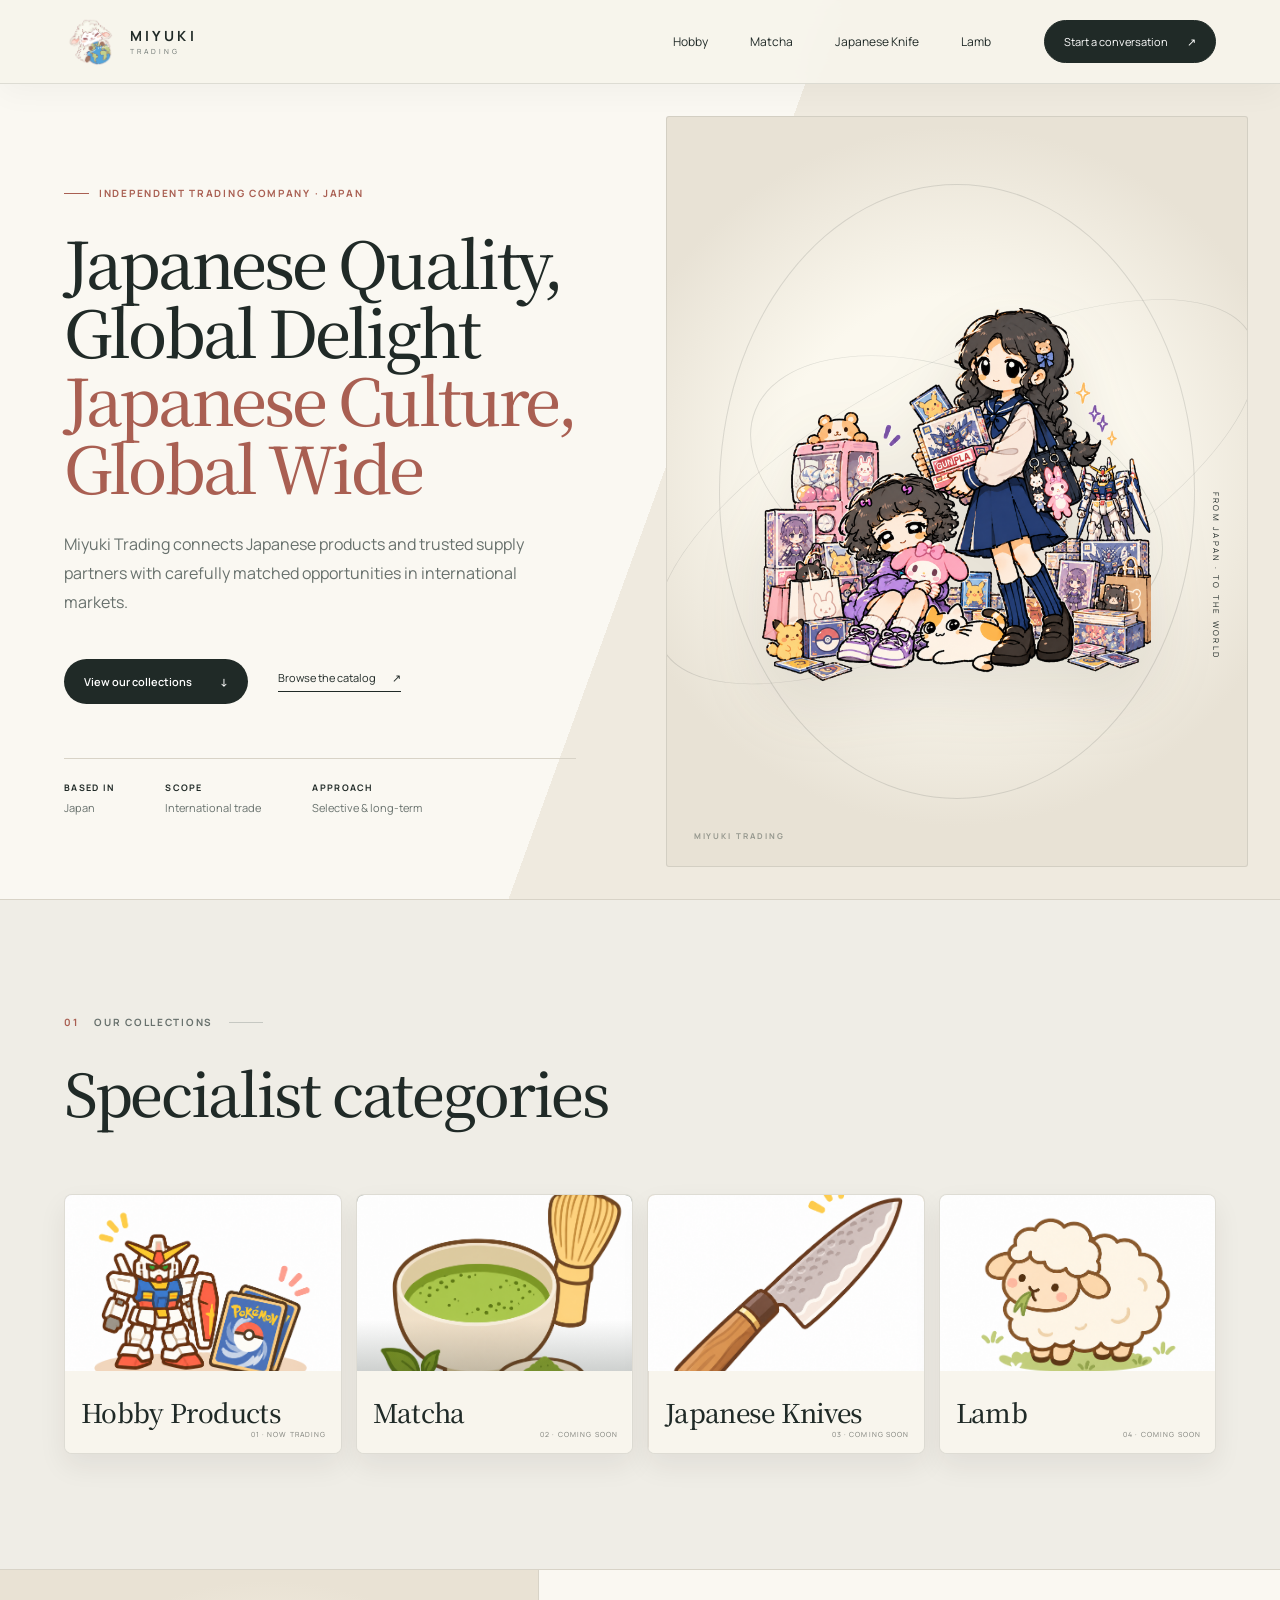
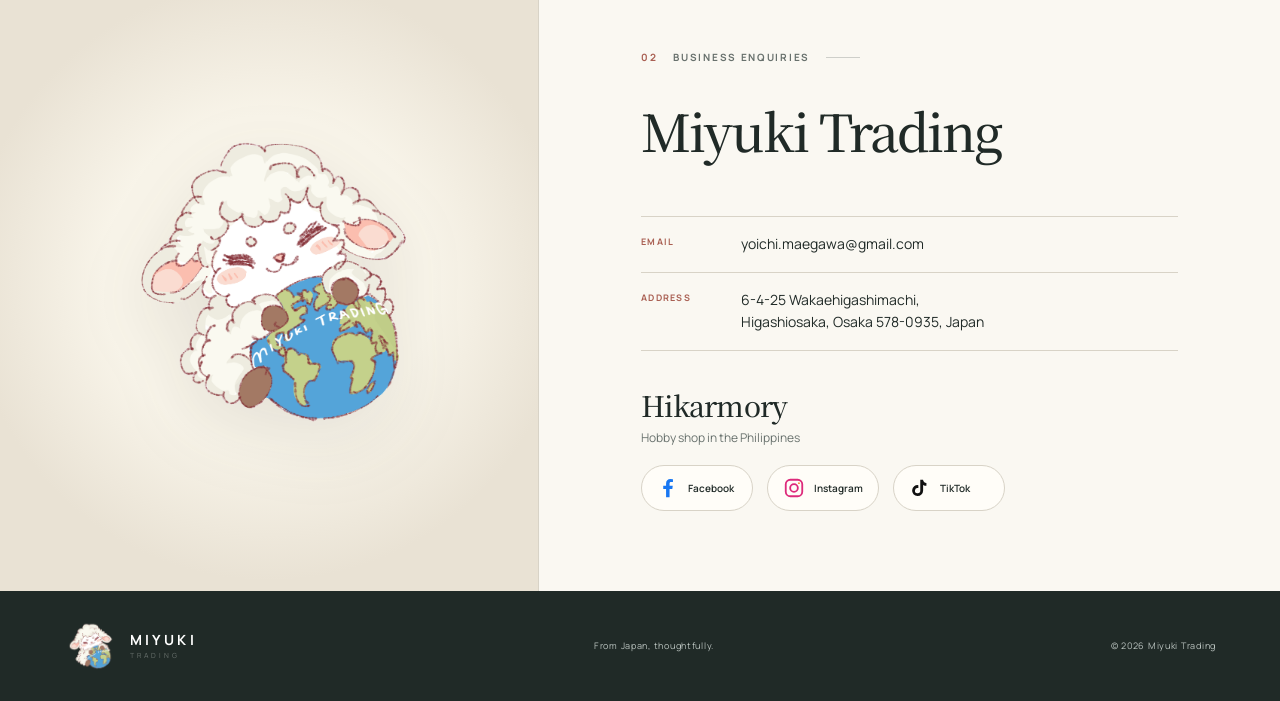
<file: index.html>
<!doctype html>
<html lang="en">
  <head>
    <meta charset="UTF-8" />
    <meta name="viewport" content="width=device-width, initial-scale=1" />
    <meta name="description" content="Miyuki Trading connects distinctive products and trusted partners across borders." />
    <title>Miyuki Trading | From Japan, thoughtfully</title>
    <link rel="icon" href="assets/miyuki-mark.png" type="image/png" />
    <link rel="preconnect" href="https://fonts.googleapis.com" />
    <link rel="preconnect" href="https://fonts.gstatic.com" crossorigin />
    <link href="https://fonts.googleapis.com/css2?family=Manrope:wght@400;500;600;700&family=Noto+Serif+JP:wght@500;600&display=swap" rel="stylesheet" />
    <link rel="stylesheet" href="styles.css" />
  </head>
  <body>
    <header class="site-header">
      <a class="brand" href="#top" aria-label="Miyuki Trading home"><img src="assets/miyuki-mark-transparent.png" alt="" /><span><strong>MIYUKI</strong><small>TRADING</small></span></a>
      <nav class="desktop-nav" aria-label="Main navigation"><a href="#hobby">Hobby</a><a href="#matcha">Matcha</a><a href="#japanese-knife">Japanese Knife</a><a href="#lamb">Lamb</a></nav>
      <a class="header-action" href="#contact">Start a conversation <span>↗</span></a>
      <button class="menu-toggle" type="button" aria-expanded="false" aria-controls="mobile-nav"><span></span><span></span><b class="sr-only">Open menu</b></button>
      <nav class="mobile-nav" id="mobile-nav" aria-label="Mobile navigation"><a href="#hobby">Hobby</a><a href="#matcha">Matcha</a><a href="#japanese-knife">Japanese Knife</a><a href="#lamb">Lamb</a></nav>
    </header>

    <main id="top">
      <section class="hero">
        <div class="hero-copy reveal">
          <p class="eyebrow"><span></span> Independent trading company · Japan</p>
          <h1>Japanese Quality, Global Delight<br /><em>Japanese Culture, Global Wide</em></h1>
          <p class="lead">Miyuki Trading connects Japanese products and trusted supply partners with carefully matched opportunities in international markets.</p>
          <div class="hero-actions"><a class="button button-dark" href="#collections">View our collections <span>↓</span></a><a class="simple-link" href="catalog.html">Browse the catalog <span>↗</span></a></div>
          <div class="hero-meta"><span><b>Based in</b>Japan</span><span><b>Scope</b>International trade</span><span><b>Approach</b>Selective &amp; long-term</span></div>
        </div>
        <div class="hero-visual reveal delay">
          <div class="orbit orbit-one"></div><div class="orbit orbit-two"></div>
          <div class="brand-art"><img src="assets/hobby-illustration-user-v2.png" alt="Illustration of Japanese hobby products, figures, model kits, and collectibles" /></div>
          <p class="vertical-copy">FROM JAPAN · TO THE WORLD</p>
        </div>
      </section>

      <section class="collections" id="collections">
        <div class="collections-head reveal">
          <div><p class="section-label"><span>01</span> Our collections</p><h2>Specialist categories</h2></div>
        </div>
        <article class="collection-feature reveal" id="hobby">
          <div class="feature-copy">
            <div class="status live"><i></i>Now trading</div><p class="collection-number">COLLECTION 01</p><h3>Hobby <br />Products</h3>
          </div>
          <div class="hobby-art" aria-label="Curated Japanese hobby products">
            <img class="collection-card-image" src="assets/hobby-card.png" alt="Japanese model robot and collectible trading cards" />
            <div class="hobby-image-label"><b>HOBBY CULTURE</b><span>Figures · Models · Collectibles</span></div>
          </div>
          <a class="catalog-card-hitarea" href="catalog.html#hobby" aria-label="Open the Hobby Products catalog"></a>
        </article>
        <div class="editorial-collections">
          <article class="editorial-row matcha-row reveal" id="matcha">
            <div class="row-copy">
              <header><span>COLLECTION 02</span><b>Coming soon</b></header>
              <small>京都 · KYOTO</small><h3>Matcha</h3>
            </div>
            <div class="row-visual kyoto-visual">
              <img class="collection-card-image" src="assets/matcha-card.png" alt="Matcha tea bowl, bamboo whisk, tea leaves, and matcha powder" />
            </div>
            <a class="catalog-card-hitarea" href="catalog.html#matcha" aria-label="Open the Matcha catalog"></a>
          </article>
          <article class="editorial-row knife-row reveal" id="japanese-knife">
            <div class="row-visual oak-visual">
              <img class="collection-card-image" src="assets/knife-card.png" alt="Japanese kitchen knife with a wooden handle" />
            </div>
            <div class="row-copy">
              <header><span>COLLECTION 03</span><b>Coming soon</b></header>
              <small>CRAFT · PRECISION</small><h3>Japanese <br />Knives</h3>
            </div>
            <a class="catalog-card-hitarea" href="catalog.html#japanese-knives" aria-label="Open the Japanese Knives catalog"></a>
          </article>
          <article class="editorial-row lamb-row reveal" id="lamb">
            <div class="row-copy">
              <header><span>COLLECTION 04</span><b>Coming soon</b></header>
              <small>QUALITY · TRUSTED SUPPLY</small><h3>Lamb</h3>
            </div>
            <div class="row-visual lamb-visual">
              <img class="collection-card-image" src="assets/lamb-card.png" alt="Illustrated lamb standing on grass" />
            </div>
            <a class="catalog-card-hitarea" href="catalog.html#lamb" aria-label="Open the Lamb catalog"></a>
          </article>
        </div>
      </section>

      <section class="contact" id="contact">
        <div class="contact-art reveal"><img src="assets/miyuki-mark-transparent.png" alt="" /></div>
        <div class="contact-copy reveal">
          <p class="section-label"><span>02</span> Business enquiries</p>
          <h2 class="contact-company">Miyuki Trading</h2>
          <div class="contact-details">
            <a href="mailto:yoichi.maegawa@gmail.com"><span>Email</span>yoichi.maegawa@gmail.com</a>
            <address><span>Address</span>6-4-25 Wakaehigashimachi,<br />Higashiosaka, Osaka 578-0935, Japan</address>
          </div>
          <div class="social-block">
            <h3>Hikarmory</h3>
            <p class="social-description">Hobby shop in the Philippines</p>
            <div class="social-links" aria-label="Hikarmory social media">
              <a class="social-link facebook" href="https://www.facebook.com/61584927274970/" target="_blank" rel="noopener noreferrer" aria-label="Hikarmory on Facebook">
                <svg viewBox="0 0 24 24" aria-hidden="true"><path d="M13.7 22v-9h3l.5-3.5h-3.5V7.2c0-1 .3-1.7 1.8-1.7h1.9V2.4a25 25 0 0 0-2.8-.2c-2.8 0-4.7 1.7-4.7 4.8v2.5H6.8V13h3.1v9h3.8Z"/></svg>
                <span>Facebook</span>
              </a>
              <a class="social-link instagram" href="https://www.instagram.com/explore/search/keyword/?q=hikarmory" target="_blank" rel="noopener noreferrer" aria-label="Find Hikarmory on Instagram">
                <svg viewBox="0 0 24 24" aria-hidden="true"><rect x="3" y="3" width="18" height="18" rx="5"/><circle cx="12" cy="12" r="4.2"/><circle cx="17.4" cy="6.7" r="1" class="fill"/></svg>
                <span>Instagram</span>
              </a>
              <a class="social-link tiktok" href="https://www.tiktok.com/@bjjkjgdertfghg" target="_blank" rel="noopener noreferrer" aria-label="Hikarmory Toy Shop on TikTok">
                <svg viewBox="0 0 24 24" aria-hidden="true"><path d="M15.3 3c.3 2.1 1.5 3.4 3.7 3.6v3a8.7 8.7 0 0 1-3.6-1v6.2a6 6 0 1 1-5.2-5.9v3.2a2.9 2.9 0 1 0 2.1 2.7V3h3Z"/></svg>
                <span>TikTok</span>
              </a>
            </div>
          </div>
        </div>
      </section>
    </main>

    <footer><a class="brand footer-brand" href="#top"><img src="assets/miyuki-mark-transparent.png" alt="" /><span><strong>MIYUKI</strong><small>TRADING</small></span></a><p>From Japan, thoughtfully.</p><p>© <span id="year"></span> Miyuki Trading</p></footer>
    <script src="script.js"></script>
  </body>
</html>
</file>
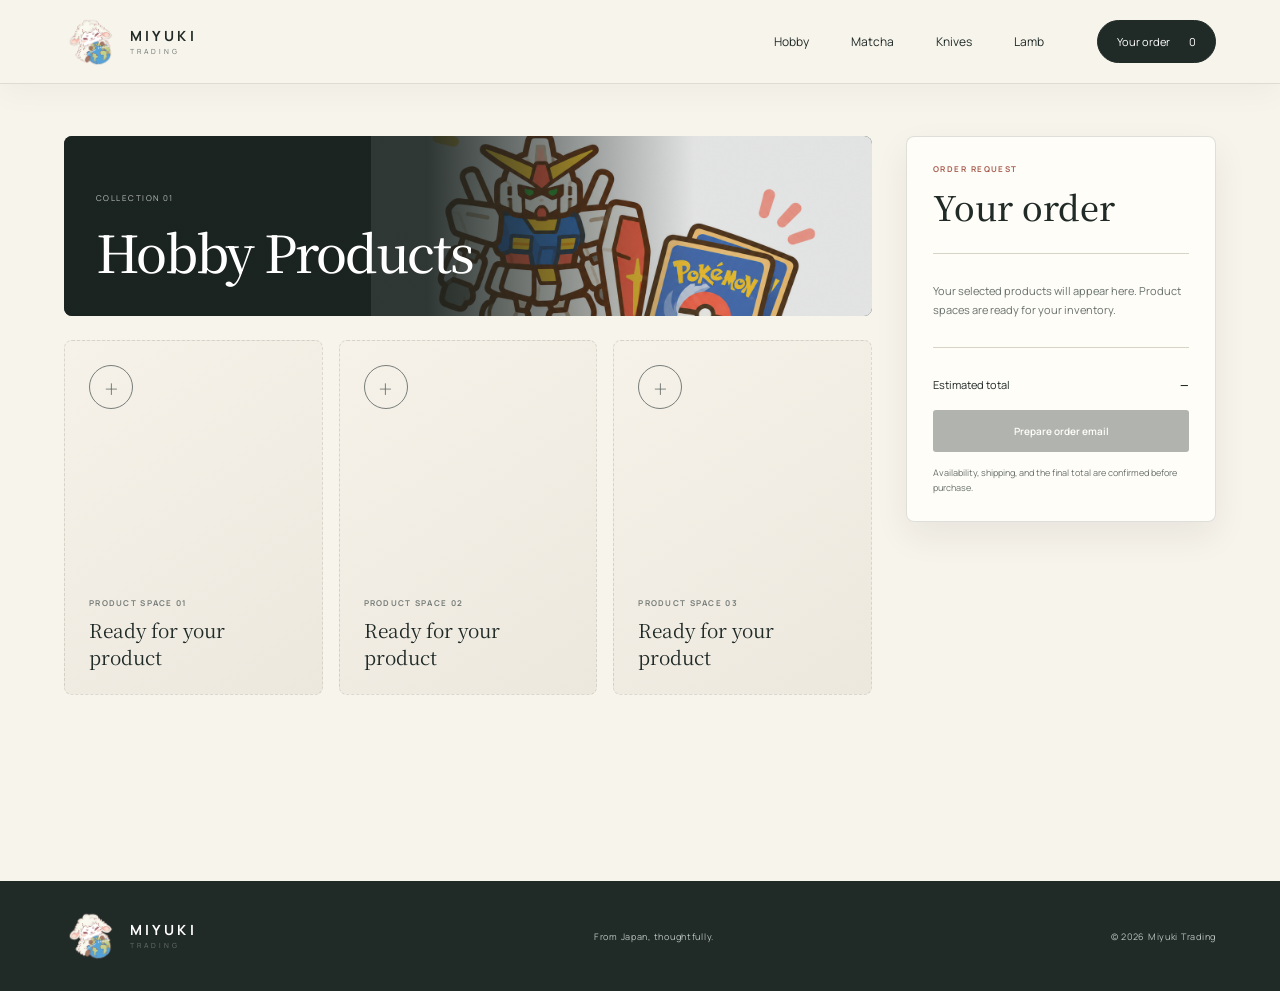
<file: catalog.html>
<!doctype html>
<html lang="en">
  <head>
    <meta charset="UTF-8" />
    <meta name="viewport" content="width=device-width, initial-scale=1" />
    <meta name="description" content="Browse the Miyuki Trading catalog and prepare an order request." />
    <title>Catalog | Miyuki Trading</title>
    <link rel="icon" href="assets/miyuki-mark.png" type="image/png" />
    <link rel="preconnect" href="https://fonts.googleapis.com" />
    <link rel="preconnect" href="https://fonts.gstatic.com" crossorigin />
    <link href="https://fonts.googleapis.com/css2?family=Manrope:wght@400;500;600;700&family=Noto+Serif+JP:wght@500;600&display=swap" rel="stylesheet" />
    <link rel="stylesheet" href="styles.css" />
    <link rel="stylesheet" href="catalog.css" />
  </head>
  <body>
    <header class="site-header catalog-header">
      <a class="brand" href="index.html#top" aria-label="Miyuki Trading home"><img src="assets/miyuki-mark-transparent.png" alt="" /><span><strong>MIYUKI</strong><small>TRADING</small></span></a>
      <nav class="desktop-nav" aria-label="Catalog navigation"><a href="#hobby">Hobby</a><a href="#matcha">Matcha</a><a href="#japanese-knives">Knives</a><a href="#lamb">Lamb</a></nav>
      <a class="header-action" href="#order-summary">Your order <span id="header-cart-count">0</span></a>
      <button class="menu-toggle" type="button" aria-expanded="false" aria-controls="mobile-nav"><span></span><span></span><b class="sr-only">Open menu</b></button>
      <nav class="mobile-nav" id="mobile-nav" aria-label="Mobile catalog navigation"><a href="#hobby">Hobby</a><a href="#matcha">Matcha</a><a href="#japanese-knives">Knives</a><a href="#lamb">Lamb</a></nav>
    </header>

    <main class="catalog-page" id="top">
      <div class="catalog-layout">
        <div class="catalog-sections">
          <section class="catalog-category" id="hobby" data-category="hobby">
            <header><div><span>Collection 01</span><h2>Hobby Products</h2></div><img src="assets/hobby-card.png" alt="" /></header>
            <div class="product-grid" data-product-grid="hobby"></div>
          </section>
          <section class="catalog-category" id="matcha" data-category="matcha">
            <header><div><span>Collection 02</span><h2>Matcha</h2></div><img src="assets/matcha-card.png" alt="" /></header>
            <div class="product-grid" data-product-grid="matcha"></div>
          </section>
          <section class="catalog-category" id="japanese-knives" data-category="japanese-knives">
            <header><div><span>Collection 03</span><h2>Japanese Knives</h2></div><img src="assets/knife-card.png" alt="" /></header>
            <div class="product-grid" data-product-grid="japanese-knives"></div>
          </section>
          <section class="catalog-category" id="lamb" data-category="lamb">
            <header><div><span>Collection 04</span><h2>Lamb</h2></div><img src="assets/lamb-card.png" alt="" /></header>
            <div class="product-grid" data-product-grid="lamb"></div>
          </section>
        </div>

        <aside class="order-panel" id="order-summary" aria-labelledby="order-title">
          <p class="order-kicker">Order request</p>
          <h2 id="order-title">Your order</h2>
          <div class="order-items" id="order-items" aria-live="polite"></div>
          <div class="order-total"><span>Estimated total</span><strong id="order-total">—</strong></div>
          <button class="order-button" id="order-button" type="button" disabled>Prepare order email</button>
          <p class="order-note">Availability, shipping, and the final total are confirmed before purchase.</p>
        </aside>
      </div>
    </main>

    <footer><a class="brand footer-brand" href="index.html#top"><img src="assets/miyuki-mark-transparent.png" alt="" /><span><strong>MIYUKI</strong><small>TRADING</small></span></a><p>From Japan, thoughtfully.</p><p>© <span id="year"></span> Miyuki Trading</p></footer>

    <template id="product-card-template">
      <article class="product-card">
        <div class="product-image"><img alt="" /></div>
        <div class="product-details"><p class="product-code"></p><h3></h3><p class="product-description"></p><div class="product-buy"><strong class="product-price"></strong><button type="button">Add to order</button></div></div>
      </article>
    </template>
    <script src="script.js"></script>
    <script src="catalog.js"></script>
  </body>
</html>
</file>
<file: styles.css>
:root{--paper:#faf9f0;--ink:#24312e;--muted:#66716d;--line:#d8d7cc;--coral:#b66c69;--blue:#4f9bc9;--green:#526b4f;--oak:#d7bd94;--serif:"Noto Serif JP",Georgia,serif;--sans:"Manrope",Arial,sans-serif}
*{box-sizing:border-box}html{scroll-behavior:smooth}body{margin:0;background:var(--paper);color:var(--ink);font-family:var(--sans);-webkit-font-smoothing:antialiased}a{color:inherit}.sr-only{position:absolute;width:1px;height:1px;padding:0;margin:-1px;overflow:hidden;clip:rect(0,0,0,0);white-space:nowrap;border:0}
.site-header{height:86px;padding:0 5vw;display:flex;align-items:center;border-bottom:1px solid var(--line);position:absolute;top:0;left:0;width:100%;z-index:20;background:rgba(250,249,240,.88);backdrop-filter:blur(12px)}.brand{display:flex;align-items:center;gap:12px;text-decoration:none}.brand img{width:48px;height:48px;object-fit:contain}.brand>span{display:flex;flex-direction:column;line-height:1}.brand strong{font-size:14px;letter-spacing:.21em}.brand small{margin-top:5px;font-size:7px;letter-spacing:.42em}.desktop-nav{display:flex;gap:38px;margin-left:auto;margin-right:4vw}.desktop-nav a{font-size:12px;text-decoration:none}.desktop-nav a:hover{color:var(--coral)}.header-action{padding:12px 17px;border:1px solid var(--ink);border-radius:40px;display:flex;gap:19px;font-size:11px;text-decoration:none;transition:.25s}.header-action:hover{background:var(--ink);color:white}.menu-toggle,.mobile-nav{display:none}
.hero{padding-top:86px;min-height:780px;height:100vh;display:grid;grid-template-columns:55% 45%;border-bottom:1px solid var(--line)}.hero-copy{padding:9vh 7vw 7vh 5vw;display:flex;flex-direction:column;justify-content:center}.eyebrow,.section-label{margin:0;font-size:10px;font-weight:700;letter-spacing:.17em;text-transform:uppercase}.eyebrow{color:var(--coral)}.hero h1{max-width:760px;margin:27px 0 30px;font-family:var(--serif);font-weight:500;font-size:clamp(52px,5.7vw,88px);line-height:1.08;letter-spacing:-.048em}.hero h1 em{color:var(--coral);font-style:normal}.lead{max-width:600px;margin:0;color:var(--muted);font-size:16px;line-height:1.8}.hero-actions{display:flex;align-items:center;gap:30px;margin-top:42px}.button{width:fit-content;padding:15px 20px;border-radius:3px;display:inline-flex;align-items:center;justify-content:space-between;gap:28px;font-size:11px;font-weight:600;text-decoration:none;transition:.25s}.button-dark{background:var(--ink);color:white}.button-dark:hover{background:var(--coral)}.simple-link{font-size:11px;text-decoration:none;border-bottom:1px solid var(--ink);padding-bottom:6px}.simple-link span{margin-left:14px}.hero-meta{display:flex;gap:56px;margin-top:8vh;padding-top:22px;border-top:1px solid var(--line)}.hero-meta span{font-size:11px;color:var(--muted)}.hero-meta b{display:block;margin-bottom:6px;color:var(--ink);font-size:9px;letter-spacing:.14em;text-transform:uppercase}
.hero-visual{position:relative;overflow:hidden;display:grid;place-items:center;background:#f4f0e4;border-left:1px solid var(--line)}.hero-visual::after{content:"";position:absolute;inset:8%;border:1px solid rgba(36,49,46,.1);border-radius:50%}.brand-art{position:relative;z-index:3;width:min(78%,560px);filter:drop-shadow(0 28px 35px rgba(69,64,48,.08))}.brand-art img{display:block;width:100%;mix-blend-mode:multiply}.orbit{position:absolute;border:1px solid rgba(79,155,201,.22);border-radius:50%}.orbit-one{width:75%;aspect-ratio:1;transform:rotate(22deg) scaleY(.54)}.orbit-two{width:115%;aspect-ratio:1;transform:rotate(-28deg) scaleY(.38)}.vertical-copy{position:absolute;right:25px;top:50%;margin:0;font-size:8px;letter-spacing:.28em;writing-mode:vertical-rl;z-index:4}
.about{padding:130px 6vw}.section-label{display:flex;gap:16px;align-items:center;color:var(--muted)}.section-label span{color:var(--coral)}.about-main{display:grid;grid-template-columns:1.2fr .8fr;gap:10vw;margin-top:46px}.about h2,.collections h2,.contact h2{margin:0;font-family:var(--serif);font-size:clamp(38px,4.6vw,67px);line-height:1.2;letter-spacing:-.04em;font-weight:500}.about-main>div{padding-top:9px}.about-main p{margin:0 0 20px;color:var(--muted);font-size:14px;line-height:1.9}.values{display:grid;grid-template-columns:repeat(3,1fr);gap:0;margin-top:90px;border-top:1px solid var(--line);border-bottom:1px solid var(--line)}.values article{padding:35px 40px 38px 0}.values article+article{padding-left:40px;border-left:1px solid var(--line)}.values span{font-size:9px;color:var(--coral)}.values h3{font-size:14px;margin:24px 0 10px}.values p{margin:0;max-width:270px;color:var(--muted);font-size:12px;line-height:1.65}
.collections{padding:130px 5vw;background:#f2f1e9}.collections-head{display:flex;justify-content:space-between;align-items:end;margin-bottom:60px}.collections-head h2{margin-top:28px}.collections-head>p{max-width:390px;margin:0 0 8px;color:var(--muted);font-size:13px;line-height:1.8}.collection-feature{min-height:610px;display:grid;grid-template-columns:42% 58%;background:var(--ink);color:#fff}.feature-copy{padding:50px 5vw 50px 50px;display:flex;flex-direction:column;align-items:flex-start}.status{padding:8px 12px;border:1px solid rgba(255,255,255,.25);border-radius:30px;font-size:8px;letter-spacing:.15em;text-transform:uppercase}.status i{display:inline-block;width:6px;height:6px;margin-right:8px;border-radius:50%;background:#aad178;box-shadow:0 0 0 4px rgba(170,209,120,.12)}.collection-number{margin:65px 0 15px;color:#9ea8a4;font-size:9px;letter-spacing:.2em}.feature-copy h3{margin:0;font-family:var(--serif);font-size:clamp(54px,6vw,82px);line-height:1;letter-spacing:-.04em;font-weight:500}.feature-copy>p:not(.collection-number){max-width:390px;margin:28px 0;color:#bec5c2;font-size:13px;line-height:1.8}.button-light{margin-top:auto;border:1px solid rgba(255,255,255,.4);color:#fff}.button-light:hover{background:#fff;color:var(--ink)}
.hobby-art{position:relative;overflow:hidden;min-height:610px;background:#e7e2ee}.hobby-art::before{content:"";position:absolute;inset:0;background:linear-gradient(90deg,rgba(255,255,255,.34) 1px,transparent 1px),linear-gradient(rgba(255,255,255,.34) 1px,transparent 1px);background-size:64px 64px;opacity:.45}.art-circle{position:absolute;width:520px;height:520px;left:50%;top:50%;transform:translate(-52%,-47%);border-radius:50%;background:#f8f6ed;box-shadow:0 35px 80px rgba(65,54,81,.12)}.art-circle::after{content:"";position:absolute;inset:-24px;border:1px solid rgba(47,55,79,.16);border-radius:50%}.hobby-kana{position:absolute;right:30px;top:28px;margin:0;color:rgba(47,55,79,.24);font-family:var(--serif);font-size:38px;line-height:1;writing-mode:vertical-rl;letter-spacing:.18em}.character-family{position:absolute;z-index:3;left:50%;bottom:2%;width:78%;height:87%;transform:translateX(-50%);object-fit:contain;object-position:center bottom;filter:drop-shadow(0 18px 18px rgba(56,48,70,.11))}.art-caption{position:absolute;z-index:6;left:30px;bottom:28px;padding-left:13px;border-left:2px solid #6d6288;color:var(--ink)}.art-caption b,.art-caption span{display:block}.art-caption b{font-size:8px;letter-spacing:.16em}.art-caption span{margin-top:6px;color:#68706d;font-size:7px;letter-spacing:.08em}
.coming-grid{display:grid;grid-template-columns:repeat(3,1fr);gap:18px;margin-top:18px}.collection-card{min-height:520px;padding:28px;position:relative;overflow:hidden;display:flex;flex-direction:column;justify-content:space-between;border:1px solid rgba(36,49,46,.1)}.collection-card header{display:flex;justify-content:space-between;align-items:center;position:relative;z-index:5}.collection-card header span{font-size:9px}.collection-card header b{padding:7px 11px;border:1px solid currentColor;border-radius:30px;font-size:7px;letter-spacing:.14em;text-transform:uppercase}.card-copy{position:relative;z-index:5}.card-copy small{font-size:8px;letter-spacing:.18em;opacity:.64}.card-copy h3{margin:7px 0 12px;font-family:var(--serif);font-size:31px;font-weight:500}.card-copy p{max-width:310px;margin:0;font-size:11px;line-height:1.7;opacity:.7}.matcha-card{color:#efeadd;background:#536750}.matcha-card::before{content:"";position:absolute;inset:0;opacity:.08;background-image:linear-gradient(90deg,transparent 49%,#fff 50%,transparent 51%),linear-gradient(transparent 49%,#fff 50%,transparent 51%);background-size:32px 32px}.kyoto-art{position:absolute;left:50%;top:20%;width:240px;height:230px;transform:translateX(-50%);overflow:hidden;border:11px solid #765745;border-radius:50% 50% 3px 3px;background:#d6d2b2}.kyoto-art::before,.kyoto-art::after{content:"";position:absolute;z-index:4;background:#765745}.kyoto-art::before{left:49%;width:7px;height:100%}.kyoto-art::after{top:49%;height:7px;width:100%}.kyoto-sun{position:absolute;right:30px;top:27px;width:52px;height:52px;border-radius:50%;background:#bc6f5f}.hills{position:absolute;bottom:-30px;left:-20px;width:280px;height:130px;border-radius:50% 50% 0 0;background:#819074}.tea-bowl{position:absolute;z-index:6;width:155px;height:73px;left:33px;bottom:12px;border-radius:0 0 90px 90px;background:#ece4d5}.tea-bowl::before{content:"";position:absolute;left:0;top:-22px;width:155px;height:45px;border-radius:50%;background:#f4ede1}.tea-bowl i{position:absolute;z-index:2;left:8px;top:-15px;width:139px;height:34px;border-radius:50%;background:#668056}
.knife-card{background-color:var(--oak);background-image:repeating-radial-gradient(ellipse at -30% 50%,transparent 0,transparent 45px,rgba(82,60,35,.05) 47px,transparent 50px)}.knife-art{position:absolute;left:5%;right:4%;top:28%;height:155px}.knife{position:absolute;width:92%;height:80px;transform:rotate(-13deg);filter:drop-shadow(12px 16px 10px rgba(68,45,28,.16))}.knife::before{content:"";position:absolute;right:0;width:73%;height:70px;background:linear-gradient(165deg,#fff,#bdc2bf 68%,#7a817e);clip-path:polygon(0 0,100% 0,100% 48%,3% 100%)}.knife::after{content:"";position:absolute;left:0;width:31%;height:34px;border-radius:18px 2px 2px 18px;background:linear-gradient(90deg,#93714e,#4c3728)}.knife i{position:absolute;z-index:2;left:27%;top:5px;width:22px;height:25px;background:#c7a979}.knife-art>span{position:absolute;right:13%;top:102px;width:42px;height:42px;display:grid;place-items:center;border:2px solid #855446;color:#855446;font-family:var(--serif);font-size:19px}.lamb-card{background:#ded5c9}.lamb-art{position:absolute;left:50%;top:25%;width:250px;height:180px;transform:translateX(-50%)}.wool{position:absolute;width:190px;height:125px;border-radius:48%;background:#f7f1e6;box-shadow:inset -18px -12px #ece2d5}.wool::before,.wool::after{content:"";position:absolute;bottom:-40px;width:14px;height:61px;border-radius:0 0 8px 8px;background:#403a37}.wool::before{left:38px}.wool::after{right:36px}.lamb-head{position:absolute;right:0;top:52px;width:70px;height:82px;border-radius:45%;background:#403a37}.lamb-head::before,.lamb-head::after{content:"";position:absolute;top:7px;width:40px;height:18px;border-radius:50%;background:#403a37}.lamb-head::before{left:-25px;transform:rotate(20deg)}.lamb-head::after{right:-25px;transform:rotate(-20deg)}
.contact{display:grid;grid-template-columns:42% 58%;min-height:610px;background:var(--paper);border-top:1px solid var(--line)}.contact-art{display:grid;place-items:center;padding:8%;overflow:hidden;background:#f4f0e4}.contact-art img{width:min(100%,430px);mix-blend-mode:multiply}.contact-copy{padding:90px 8vw;display:flex;flex-direction:column;justify-content:center;border-left:1px solid var(--line)}.contact-copy h2{max-width:700px;margin:35px 0 28px}.contact-copy>p:not(.section-label){max-width:530px;margin:0;color:var(--muted);font-size:14px;line-height:1.8}.contact-copy>a{width:fit-content;margin-top:43px;padding-bottom:8px;border-bottom:1px solid var(--ink);font-size:14px;text-decoration:none}.contact-copy>a span{margin-left:35px}
footer{min-height:125px;padding:25px 5vw;display:flex;align-items:center;justify-content:space-between;background:var(--ink);color:#bbc4c0}.footer-brand{color:white}.footer-brand img{mix-blend-mode:screen}footer p{font-size:9px;letter-spacing:.08em}.reveal{opacity:0;transform:translateY(20px);transition:opacity .75s ease,transform .75s ease}.reveal.delay{transition-delay:.12s}.reveal.is-visible{opacity:1;transform:none}
@media(max-width:900px){.site-header{height:76px}.desktop-nav,.header-action{display:none}.menu-toggle{display:block;margin-left:auto;width:42px;height:42px;border:0;background:none;position:relative}.menu-toggle span{position:absolute;right:4px;width:26px;height:1px;background:var(--ink);transition:.25s}.menu-toggle span:first-child{top:16px}.menu-toggle span:nth-child(2){top:24px}.menu-toggle[aria-expanded=true] span:first-child{top:20px;transform:rotate(45deg)}.menu-toggle[aria-expanded=true] span:nth-child(2){top:20px;transform:rotate(-45deg)}.mobile-nav{display:flex;position:absolute;top:76px;left:0;width:100%;padding:25px 5vw 32px;flex-direction:column;gap:20px;background:var(--paper);border-bottom:1px solid var(--line);transform:translateY(-130%);opacity:0;pointer-events:none;transition:.25s}.mobile-nav.is-open{transform:none;opacity:1;pointer-events:auto}.mobile-nav a{text-decoration:none;font-family:var(--serif);font-size:22px}.hero{height:auto;grid-template-columns:1fr;padding-top:76px}.hero-copy{min-height:680px;padding:100px 7vw 65px}.hero-visual{min-height:620px;border-left:0;border-top:1px solid var(--line)}.hero-meta{margin-top:70px}.about{padding:95px 7vw}.about-main{grid-template-columns:1fr;gap:35px}.values{grid-template-columns:1fr}.values article,.values article+article{padding:28px 0;border-left:0;border-bottom:1px solid var(--line)}.values article:last-child{border-bottom:0}.collections{padding:95px 5vw}.collections-head{align-items:start;flex-direction:column;gap:28px}.collection-feature{grid-template-columns:1fr}.feature-copy{min-height:520px}.hobby-art{min-height:530px}.coming-grid{grid-template-columns:1fr}.collection-card{min-height:500px}.contact{grid-template-columns:1fr}.contact-art{min-height:480px}.contact-copy{padding:90px 7vw;border-left:0;border-top:1px solid var(--line)}}
@media(max-width:560px){.brand img{width:42px;height:42px}.hero-copy{min-height:640px}.hero h1{font-size:47px}.lead{font-size:14px}.hero-actions{align-items:flex-start;flex-direction:column}.hero-meta{gap:28px;flex-direction:column}.hero-visual{min-height:500px}.brand-art{width:88%}.about h2,.collections h2,.contact h2{font-size:38px}.feature-copy{padding:38px 28px}.feature-copy h3{font-size:55px}.hobby-art{min-height:540px}.art-circle{width:390px;height:390px}.character-family{width:93%;height:82%}.hobby-kana{font-size:30px}.art-caption{left:20px;bottom:20px}.collection-card{min-height:455px;padding:23px}.kyoto-art{transform:translateX(-50%) scale(.85);transform-origin:top center}.contact-art{min-height:380px}.contact-copy{padding:75px 7vw}footer{align-items:flex-start;flex-direction:column;gap:18px;padding:35px 7vw}}
@media(prefers-reduced-motion:reduce){html{scroll-behavior:auto}.reveal{opacity:1;transform:none;transition:none}}

/* Final polish */
body{overflow-x:hidden}.site-header{height:92px;padding-inline:clamp(28px,5vw,76px);background:rgba(250,249,240,.94);box-shadow:0 1px 0 rgba(36,49,46,.03)}.brand{gap:14px}.brand img{width:56px;height:56px;mix-blend-mode:multiply}.brand strong{font-size:14px;letter-spacing:.24em}.brand small{font-size:7px;color:var(--muted)}.desktop-nav a{padding:11px 2px;position:relative}.desktop-nav a::after{content:"";position:absolute;left:0;right:100%;bottom:4px;height:1px;background:var(--coral);transition:right .25s ease}.desktop-nav a:hover::after{right:0}.header-action{padding:13px 19px;background:rgba(255,255,255,.25)}
.hero{padding-top:92px;min-height:820px}.hero-copy{padding-left:clamp(38px,5vw,78px)}.eyebrow{display:flex;align-items:center;gap:10px}.eyebrow span{display:block;width:25px;height:1px;background:var(--coral)}.hero h1{max-width:690px;font-size:clamp(50px,5.35vw,82px);line-height:1.055}.lead{max-width:550px}.button{border-radius:999px}.simple-link{transition:color .2s}.simple-link:hover{color:var(--coral)}.hero-meta{max-width:650px;justify-content:flex-start;gap:clamp(28px,4vw,60px)}.hero-visual{background:radial-gradient(circle at 50% 46%,#fffdf7 0 33%,#f3efe3 70%)}.brand-art{width:min(74%,530px);filter:drop-shadow(0 30px 45px rgba(69,64,48,.11))}.brand-art img{opacity:1}.orbit{border-color:rgba(79,155,201,.28)}
.about,.collections{padding-top:clamp(105px,9vw,145px);padding-bottom:clamp(105px,9vw,145px)}.section-label::after{content:"";width:34px;height:1px;background:currentColor;opacity:.3}.about-main{max-width:1440px}.values article{transition:background .25s,padding .25s}.values article:hover{background:rgba(255,255,255,.32);padding-left:18px}.values article+article:hover{padding-left:52px}
.collection-feature{overflow:hidden;border-radius:3px;box-shadow:0 22px 60px rgba(36,49,46,.09)}.hobby-art{min-height:620px}.art-circle{background:#fffdf7}.coming-grid{gap:20px;margin-top:20px}.collection-card{border:0;border-radius:3px;box-shadow:0 16px 38px rgba(36,49,46,.065);transition:transform .3s ease,box-shadow .3s ease}.collection-card:hover{transform:translateY(-5px);box-shadow:0 23px 48px rgba(36,49,46,.11)}.collection-card header b{background:rgba(255,255,255,.14);backdrop-filter:blur(6px)}
.contact-art{background:radial-gradient(circle,#fffdf7 0 42%,#f2eee2 72%)}.contact-art img{filter:drop-shadow(0 24px 35px rgba(60,55,43,.09))}.contact-copy>a{font-weight:600;transition:color .2s}.contact-copy>a:hover{color:var(--coral)}footer{padding-inline:clamp(28px,5vw,76px)}.footer-brand img{mix-blend-mode:normal;border-radius:50%}
@media(max-width:900px) and (min-width:561px){.site-header{height:82px}.hero{padding-top:82px}.hero-copy{min-height:650px}.hero-visual{min-height:560px}.coming-grid{grid-template-columns:repeat(2,1fr)}.collection-card{min-height:520px}.lamb-card{grid-column:1/-1;min-height:470px}.lamb-card .lamb-art{top:22%}.lamb-card .card-copy{max-width:440px}}
@media(max-width:560px){.site-header{height:74px;padding-inline:20px}.brand img{width:46px;height:46px}.brand strong{font-size:12px}.hero{padding-top:74px}.hero-copy{padding:84px 22px 58px}.hero h1{font-size:43px;line-height:1.08}.hero-meta{padding-top:20px}.hero-visual{min-height:460px}.about{padding-inline:22px}.collections{padding-inline:14px}.collection-feature{border-radius:2px}.feature-copy{min-height:500px}.hobby-art{min-height:500px}.art-circle{width:360px;height:360px}.character-family{height:79%}.collection-card{min-height:440px}.contact-copy{padding-inline:22px}.contact-copy>a{font-size:12px}.footer-brand img{width:46px;height:46px}}

/* Editorial collection worlds */
.editorial-collections{display:grid;gap:22px;margin-top:22px}.editorial-row{min-height:600px;display:grid;grid-template-columns:42% 58%;overflow:hidden;border-radius:3px;box-shadow:0 18px 48px rgba(36,49,46,.075)}.row-copy{padding:52px clamp(38px,5vw,76px);display:flex;flex-direction:column;align-items:flex-start;justify-content:center}.row-copy header{position:absolute;align-self:stretch;top:0;left:0;right:0;padding:28px 32px;display:flex;justify-content:space-between;align-items:center}.editorial-row{position:relative}.row-copy header span,.row-copy header b{font-size:8px;letter-spacing:.16em}.row-copy header b{padding:8px 12px;border:1px solid currentColor;border-radius:999px;text-transform:uppercase}.row-copy>small{font-size:9px;letter-spacing:.2em;opacity:.65}.row-copy h3{margin:11px 0 23px;font-family:var(--serif);font-size:clamp(54px,5vw,76px);line-height:1.02;font-weight:500;letter-spacing:-.045em}.row-copy>p{max-width:390px;margin:0;font-size:13px;line-height:1.8;opacity:.72}.material-note{margin-top:48px;padding-top:18px;border-top:1px solid currentColor;font-size:8px;letter-spacing:.13em;text-transform:uppercase;opacity:.72}.material-note span{display:inline-block;width:6px;height:6px;margin-right:10px;border-radius:50%;background:currentColor}.row-visual{position:relative;overflow:hidden}.matcha-row{color:#efe9d8;background:#4f624c}.matcha-row .row-copy{border-right:1px solid rgba(255,255,255,.16)}.kyoto-visual{background:linear-gradient(145deg,#71816a,#3f5544 72%)}.shoji{position:absolute;inset:8% 10%;border:14px solid #654a37;border-radius:46% 46% 2px 2px;background:#d9d2af;overflow:hidden}.shoji::before,.shoji::after,.shoji i{content:"";position:absolute;z-index:2;background:#654a37}.shoji::before{left:50%;width:8px;height:100%}.shoji::after{top:50%;width:100%;height:8px}.shoji i:first-child{left:25%;width:3px;height:100%}.shoji i:last-child{right:25%;width:3px;height:100%}.kyoto-sun{position:absolute;z-index:1;right:24%;top:20%;width:88px;height:88px;border-radius:50%;background:#b96755}.kyoto-hills{position:absolute;z-index:1;left:4%;right:-7%;bottom:3%;height:43%;border-radius:55% 45% 0 0;background:#70816b;box-shadow:-120px 35px 0 #425b49}.editorial-bowl{z-index:5;top:auto;left:50%;bottom:13%;width:220px;height:105px;filter:drop-shadow(0 20px 18px rgba(27,37,28,.22))}.editorial-bowl::before{width:220px}.editorial-bowl i{width:202px}.kyoto-visual>p{position:absolute;z-index:6;right:28px;top:26px;margin:0;color:rgba(255,255,255,.6);font-family:var(--serif);font-size:13px;letter-spacing:.25em;writing-mode:vertical-rl}.knife-row{grid-template-columns:58% 42%;color:#342f29;background:#e2cfaa}.knife-row .row-copy{border-left:1px solid rgba(70,50,32,.13)}.oak-visual{background-color:#d8bd91;background-image:repeating-radial-gradient(ellipse at -15% 50%,transparent 0,transparent 54px,rgba(87,61,35,.055) 56px,transparent 59px)}.craft-lines{position:absolute;inset:11%;border:1px solid rgba(72,51,31,.15)}.craft-lines::before,.craft-lines::after{content:"";position:absolute;background:rgba(72,51,31,.1)}.craft-lines::before{left:0;right:0;top:50%;height:1px}.craft-lines::after{top:0;bottom:0;left:50%;width:1px}.editorial-knife{position:absolute;left:7%;right:5%;top:42%;height:110px;transform:rotate(-10deg);filter:drop-shadow(15px 20px 13px rgba(65,43,26,.19))}.editorial-knife::before{content:"";position:absolute;right:0;width:73%;height:95px;background:linear-gradient(165deg,#fafbf8,#c9ceca 60%,#878e8a);clip-path:polygon(0 0,100% 0,100% 47%,3% 100%)}.editorial-knife::after{content:"";position:absolute;left:0;width:31%;height:46px;border-radius:23px 2px 2px 23px;background:linear-gradient(90deg,#987654,#4b3628)}.editorial-knife i{position:absolute;z-index:2;left:27%;top:7px;width:28px;height:34px;background:#c8aa78}.maker-mark{position:absolute;right:8%;bottom:14%;width:58px;height:58px;display:grid;place-items:center;border:2px solid #7b4d3e;color:#7b4d3e;font-family:var(--serif);font-size:24px}.oak-visual>p{position:absolute;left:30px;bottom:25px;margin:0;font-size:8px;letter-spacing:.24em}.lamb-strip{min-height:170px;padding:28px 34px;display:grid;grid-template-columns:1.1fr 90px .8fr 1.6fr;gap:28px;align-items:center;background:#ddd5c9;border-radius:3px}.lamb-strip>div:first-child{display:flex;flex-direction:column;gap:12px}.lamb-strip span,.lamb-strip b{font-size:8px;letter-spacing:.15em}.lamb-strip b{width:max-content;padding:7px 10px;border:1px solid currentColor;border-radius:999px;text-transform:uppercase}.lamb-strip h3{margin:0;font-family:var(--serif);font-size:35px;font-weight:500}.lamb-strip p{max-width:390px;margin:0;color:#69635e;font-size:12px;line-height:1.7}.mini-lamb{position:relative;width:68px;height:45px;border-radius:50%;background:#f7f1e6}.mini-lamb::before{content:"";position:absolute;right:-18px;top:12px;width:30px;height:34px;border-radius:50%;background:#4a4541}.mini-lamb i::before,.mini-lamb i::after{content:"";position:absolute;bottom:-15px;width:7px;height:23px;border-radius:4px;background:#4a4541}.mini-lamb i::before{left:14px}.mini-lamb i::after{right:10px}
@media(max-width:900px){.editorial-row,.knife-row{grid-template-columns:1fr}.row-copy{min-height:470px;padding:96px 7vw 60px}.row-visual{min-height:520px}.knife-row .row-visual{order:2}.knife-row .row-copy{order:1;border-left:0;border-bottom:1px solid rgba(70,50,32,.13)}.matcha-row .row-copy{border-right:0;border-bottom:1px solid rgba(255,255,255,.16)}.lamb-strip{grid-template-columns:1fr 90px 1fr}.lamb-strip p{grid-column:1/-1}}
@media(max-width:560px){.editorial-collections{gap:14px;margin-top:14px}.editorial-row{min-height:0}.row-copy{min-height:450px;padding:90px 30px 50px}.row-copy header{padding:24px}.row-copy h3{font-size:52px}.row-visual{min-height:440px}.shoji{inset:9% 6%;border-width:10px}.editorial-bowl{transform:translateX(-50%) scale(.82);transform-origin:bottom center}.editorial-knife{left:1%;right:-5%;top:43%;transform:rotate(-11deg) scale(.88)}.lamb-strip{padding:28px 24px;grid-template-columns:1fr 72px}.lamb-strip h3{font-size:31px}.lamb-strip p{grid-column:1/-1}.mini-lamb{transform:scale(.85)}}
.row-copy{position:relative}.row-copy header{z-index:3}

/* Business credibility layer */
.hero h1{max-width:760px}.hero-visual::before{content:"MIYUKI TRADING";position:absolute;left:27px;bottom:25px;font-size:8px;font-weight:700;letter-spacing:.24em;color:rgba(36,49,46,.42)}.brand-art{width:min(64%,460px)}
.capabilities{padding:clamp(105px,9vw,145px) 6vw;background:#26332f;color:#f4f1e8}.capabilities-head{display:grid;grid-template-columns:.55fr 1.35fr .8fr;gap:7vw;align-items:start}.capabilities .section-label{color:#aeb8b3}.capabilities-head h2{margin:0;font-family:var(--serif);font-size:clamp(38px,4.3vw,64px);line-height:1.18;letter-spacing:-.04em;font-weight:500}.capabilities-head>p{margin:6px 0 0;color:#b7bfbb;font-size:13px;line-height:1.85}.capability-list{margin-top:90px;border-top:1px solid rgba(255,255,255,.18)}.capability-list article{display:grid;grid-template-columns:90px .65fr 1fr;gap:35px;align-items:center;padding:30px 0;border-bottom:1px solid rgba(255,255,255,.18);transition:padding .25s,background .25s}.capability-list article:hover{padding-left:18px;background:rgba(255,255,255,.025)}.capability-list article>span{font-size:9px;color:#ca8f88}.capability-list article>div{display:contents}.capability-list h3{margin:0;font-family:var(--serif);font-size:24px;font-weight:500}.capability-list p{max-width:560px;margin:0;color:#aeb7b3;font-size:12px;line-height:1.75}.collections-head h2{max-width:680px}.contact-art img{width:min(73%,340px)}
@media(max-width:900px){.capabilities{padding-inline:7vw}.capabilities-head{grid-template-columns:1fr}.capabilities-head h2{max-width:680px}.capabilities-head>p{max-width:520px}.capability-list{margin-top:60px}.capability-list article{grid-template-columns:55px .75fr 1fr}.hero-visual{min-height:450px}.brand-art{width:min(56%,420px)}}
@media(max-width:560px){.hero-visual{min-height:350px}.brand-art{width:56%}.hero-visual::after{inset:12%}.hero-visual::before{left:20px;bottom:18px}.capabilities{padding:85px 22px}.capabilities-head h2{font-size:37px}.capability-list article{grid-template-columns:32px 1fr;gap:18px;padding:25px 0}.capability-list article>div{display:block}.capability-list h3{font-size:21px}.capability-list p{margin-top:9px}.collections-head h2{font-size:41px}}

/* Cohesive visual refinement */
:root{--paper:#f7f4ec;--ink:#202a27;--muted:#68716d;--line:#d8d3c7;--coral:#a95f52;--green:#59685a;--oak:#d4bf9d}
body{background:var(--paper)}
.site-header{position:fixed;height:84px;background:rgba(247,244,236,.9);border-color:rgba(32,42,39,.12);box-shadow:0 10px 30px rgba(40,35,28,.035)}.brand img{width:52px;height:52px;mix-blend-mode:normal}.header-action{background:var(--ink);color:#fff;border-color:var(--ink)}.header-action:hover{background:var(--coral);border-color:var(--coral)}
.hero{padding-top:84px;min-height:760px;height:min(900px,100vh);grid-template-columns:52% 48%;background:linear-gradient(110deg,#faf8f2 0 52%,#efeadf 52%)}.hero-copy{padding-top:7vh;padding-bottom:5vh}.hero h1{font-size:clamp(52px,5.05vw,78px);max-width:680px}.hero h1 em{color:var(--coral)}.hero-meta{margin-top:6vh}.hero-visual{margin:32px 32px 32px 0;border:1px solid rgba(32,42,39,.1);border-radius:3px;background:radial-gradient(circle at 50% 48%,#fbf8ee 0 37%,#e8e2d5 72%)}.hero-visual::after{inset:9%;border-color:rgba(32,42,39,.13)}.brand-art{width:min(67%,470px);filter:drop-shadow(0 28px 32px rgba(70,55,43,.12))}.brand-art img,.contact-art img{mix-blend-mode:normal}.orbit{border-color:rgba(32,42,39,.13)}
.about{background:#faf8f2}.about-main{grid-template-columns:1.05fr .75fr}.values{margin-top:75px}.values article{padding-top:31px;padding-bottom:34px}.values article:hover{background:#f1ede3}
.capabilities{background:#26312d;padding-top:115px;padding-bottom:115px}.capabilities-head{grid-template-columns:.45fr 1.35fr .72fr}.capabilities-head h2{font-size:clamp(40px,4vw,60px)}.capability-list{margin-top:72px}.capability-list article{padding:25px 18px}.capability-list article:hover{padding-left:30px;background:rgba(255,255,255,.035)}
.collections{background:#efede6}.collections-head{margin-bottom:52px}.collection-feature,.editorial-row,.lamb-strip{border-radius:8px}.collection-feature{grid-template-columns:40% 60%;box-shadow:0 22px 55px rgba(40,35,28,.1)}.feature-copy{padding:48px}.hobby-art{background:#dedbea}.art-circle{width:500px;height:500px;background:#faf8f2}.character-family{width:73%;height:84%}.art-caption{border-color:#675b7c}
.editorial-collections{gap:18px;margin-top:18px}.editorial-row{min-height:550px;box-shadow:0 18px 42px rgba(40,35,28,.075)}.matcha-row{background:#536152}.kyoto-visual{background:linear-gradient(145deg,#778271,#4a594c)}.shoji{border-color:#6c5141;background:#ddd5b8}.shoji::before,.shoji::after,.shoji i{background:#6c5141}.kyoto-hills{background:#7b8778;box-shadow:-120px 35px 0 #4c614f}.knife-row{background:#dfccaa}.oak-visual{background-color:#d7c19d}.lamb-strip{background:#d9d2c7}.row-copy h3{font-size:clamp(50px,4.6vw,70px)}
.contact{min-height:570px;background:#faf8f2}.contact-art{background:radial-gradient(circle,#f8f4e9 0 40%,#e9e2d4 73%)}.contact-art img{width:min(67%,315px)}.contact-copy{padding-top:80px;padding-bottom:80px}.contact-copy h2{font-size:clamp(42px,4.3vw,62px)}footer{min-height:110px}

/* Business contact card */
.contact-copy .contact-company{max-width:760px;margin:38px 0 20px!important;color:var(--ink)!important;font-family:var(--serif);font-size:clamp(42px,4vw,60px)!important;font-weight:500;line-height:1.1;letter-spacing:-.04em}
.contact-details{width:min(100%,560px);margin-top:38px;border-top:1px solid var(--line)}
.contact-details>a,.contact-details address{display:grid;grid-template-columns:82px 1fr;gap:18px;padding:16px 0;border-bottom:1px solid var(--line);color:var(--ink);font-size:14px;line-height:1.6;text-decoration:none;font-style:normal}
.contact-details>a{width:auto;margin:0}
.contact-details span{padding-top:2px;color:var(--coral);font-size:9px;font-weight:700;letter-spacing:.14em;text-transform:uppercase}
.contact-details>a:hover{color:var(--coral)}
.social-block{width:min(100%,560px);margin-top:34px}.social-block h3{margin:0;font-family:var(--serif);font-size:clamp(25px,2.2vw,34px);font-weight:500;letter-spacing:-.025em}.social-description{margin:4px 0 18px;color:var(--muted);font-size:12px;line-height:1.5}.social-links{display:flex;gap:14px;flex-wrap:wrap}.social-link{min-width:112px;padding:11px 15px;display:flex;align-items:center;gap:9px;border:1px solid var(--line);border-radius:999px;color:var(--ink);background:#fffdf8;font-size:10px;font-weight:600;text-decoration:none;transition:transform .2s,border-color .2s,box-shadow .2s}.social-link:hover{transform:translateY(-2px);border-color:var(--ink);box-shadow:0 8px 18px rgba(36,49,46,.08)}.social-link svg{width:22px;height:22px;flex:0 0 auto}.social-link.facebook svg{fill:#1877f2}.social-link.instagram svg{fill:none;stroke:#dd2a7b;stroke-width:2}.social-link.instagram .fill{fill:#f58529;stroke:none}.social-link.tiktok svg{fill:#111}
@media(max-width:560px){.contact-details{margin-top:30px}.contact-details>a,.contact-details address{grid-template-columns:65px 1fr;gap:12px;font-size:12px}.social-block{margin-top:28px}.social-links{gap:10px}.social-link{min-width:0;padding:10px 12px}.social-link span{display:none}}
@media(max-width:900px){.site-header{height:76px}.hero{padding-top:76px;height:auto;grid-template-columns:1fr;background:#faf8f2}.hero-visual{margin:0;border-width:1px 0 0;border-radius:0}.collection-feature{grid-template-columns:1fr}.editorial-row{min-height:0}.capabilities-head{grid-template-columns:1fr}}
@media(max-width:560px){.site-header{height:72px}.hero{padding-top:72px}.hero-copy{padding-top:80px}.hero h1{font-size:42px}.hero-visual{min-height:420px}.brand-art{width:61%}.collections{padding-inline:12px}.collection-feature,.editorial-row,.lamb-strip{border-radius:6px}.hobby-art{min-height:480px}.art-circle{width:350px;height:350px}.character-family{width:88%;height:78%}}

/* Illustrated collection refinement */
.collections{padding-left:clamp(18px,5vw,76px);padding-right:clamp(18px,5vw,76px)}
.collections-head,.collection-feature,.editorial-collections{max-width:1480px;margin-left:auto;margin-right:auto}
.collection-feature,.editorial-row,.lamb-strip{border:1px solid rgba(32,42,39,.08)}
.collection-feature{min-height:590px}
.hobby-art{min-height:590px;background:linear-gradient(145deg,#e9e5ef,#d9d4e2)}
.hobby-art::after{content:"";position:absolute;inset:0;background:linear-gradient(180deg,transparent 62%,rgba(60,49,69,.08));pointer-events:none}
.character-family{width:min(76%,720px);height:86%;transition:transform .7s ease}
.collection-feature:hover .character-family{transform:translateX(-50%) translateY(-5px)}
.hobby-objects{position:absolute;z-index:3;left:50%;top:50%;width:min(66%,520px);height:320px;transform:translate(-50%,-50%)}
.hobby-objects i{position:absolute;bottom:24px;width:34%;height:72%;border:1px solid rgba(45,50,66,.2);border-radius:10px;background:linear-gradient(145deg,#fffdf8,#ded9e8);box-shadow:0 24px 42px rgba(55,48,68,.13)}
.hobby-objects i::before{content:"";position:absolute;inset:12px;border:1px solid rgba(45,50,66,.13);border-radius:6px;background:radial-gradient(circle at 55% 38%,#bd7690 0 12%,transparent 13%),linear-gradient(145deg,transparent 40%,rgba(80,101,137,.18) 41% 58%,transparent 59%)}
.hobby-objects i:nth-child(1){left:0;transform:rotate(-8deg)}.hobby-objects i:nth-child(2){left:33%;bottom:45px;z-index:2;transform:rotate(2deg);background:linear-gradient(145deg,#fffdf8,#d7e3e7)}.hobby-objects i:nth-child(3){right:0;transform:rotate(9deg);background:linear-gradient(145deg,#fffdf8,#eadccf)}
.hobby-objects span{position:absolute;z-index:4;left:50%;top:7%;width:86px;height:86px;display:grid;place-items:center;transform:translateX(-50%);border-radius:50%;color:#fff;background:#293733;box-shadow:0 14px 30px rgba(41,55,51,.2);font-family:var(--serif);font-size:24px;letter-spacing:.08em}
.art-caption{padding:12px 14px;border-left:0;border-radius:4px;background:rgba(250,248,242,.82);box-shadow:0 8px 24px rgba(49,43,53,.08);backdrop-filter:blur(8px)}
.editorial-row{min-height:570px}
.row-visual{isolation:isolate}
.matcha-row{background:#4d5d4d}
.kyoto-visual{background:linear-gradient(150deg,#879181 0%,#586a59 64%,#415344 100%)}
.kyoto-visual::after{content:"";position:absolute;z-index:4;inset:0;background:linear-gradient(180deg,transparent 62%,rgba(31,42,34,.23));pointer-events:none}
.shoji{z-index:0;inset:7% 8% 12%;border-width:11px;opacity:.76;filter:saturate(.72)}
.kyoto-sun{z-index:1;right:18%;top:17%;width:94px;height:94px;opacity:.9}
.kyoto-hills{z-index:1;opacity:.72}
.matcha-scene{position:absolute;z-index:3;left:50%;bottom:-1%;width:min(91%,660px);height:88%;object-fit:contain;object-position:center bottom;transform:translateX(-50%);filter:drop-shadow(0 24px 24px rgba(23,32,25,.24));transition:transform .7s ease}
.matcha-row:hover .matcha-scene{transform:translateX(-50%) translateY(-6px)}
.editorial-bowl{z-index:4;left:50%;bottom:16%;width:230px;height:112px;transform:translateX(-50%);filter:drop-shadow(0 22px 18px rgba(27,37,28,.2))}.editorial-bowl::before{width:230px;height:55px}.editorial-bowl i{left:10px;top:-16px;width:210px;height:38px;background:#67805e}
.tea-whisk{position:absolute;z-index:5;left:57%;bottom:31%;width:8px;height:150px;border-radius:7px;background:#a98b5d;transform:rotate(14deg);box-shadow:inset -2px 0 rgba(82,58,34,.18)}
.tea-whisk::after{content:"";position:absolute;left:-24px;bottom:-8px;width:56px;height:58px;border:3px solid #bda170;border-top:0;border-radius:0 0 34px 34px;background:repeating-linear-gradient(90deg,transparent 0 6px,rgba(126,96,54,.5) 7px 8px)}
.visual-note{position:absolute;z-index:6;left:28px;bottom:26px;display:flex;align-items:center;gap:14px;padding:10px 14px;border:1px solid rgba(255,255,255,.26);border-radius:999px;color:#f8f2e3;background:rgba(35,49,39,.38);backdrop-filter:blur(8px)}
.visual-note span{font-size:7px;font-weight:700;letter-spacing:.2em}.visual-note b{padding-left:14px;border-left:1px solid rgba(255,255,255,.26);font-family:var(--serif);font-size:10px;font-weight:500;letter-spacing:.16em}
.oak-visual{background:#cdb892}
.knife-scene{position:absolute;z-index:1;inset:0;width:100%;height:100%;object-fit:cover;object-position:center;filter:saturate(.78) contrast(.96);transition:transform .9s cubic-bezier(.2,.7,.2,1),filter .5s ease}
.knife-row:hover .knife-scene{transform:scale(1.025);filter:saturate(.87) contrast(.98)}
.knife-shade{position:absolute;z-index:2;inset:0;background:linear-gradient(180deg,rgba(39,31,23,.02) 50%,rgba(39,31,23,.24) 100%),linear-gradient(90deg,rgba(244,231,204,.12),transparent 40%);pointer-events:none}
.knife-note{left:28px;right:auto;color:#fffaf0;background:rgba(48,38,30,.46);border-color:rgba(255,255,255,.25)}
.knife-note b{border-color:rgba(255,255,255,.25)}
.oak-visual .craft-lines{inset:8%;border-color:rgba(72,51,31,.13)}
.oak-visual .editorial-knife{z-index:3;top:40%;left:8%;right:4%;height:120px}
.oak-visual .editorial-knife::before{height:102px;background:linear-gradient(165deg,#fff,#d5d7d3 56%,#8a918d)}
.oak-visual .editorial-knife::after{height:50px;background:linear-gradient(90deg,#a17e57,#4d3829)}
.oak-visual .maker-mark{z-index:4;bottom:16%}
.lamb-strip{min-height:184px;background:linear-gradient(105deg,#e4ddd2,#d5cec3)}
.mini-lamb{box-shadow:0 10px 25px rgba(55,50,46,.08)}
.status.live,.row-copy header b,.lamb-strip b{box-shadow:inset 0 0 0 1px rgba(255,255,255,.04)}

@media(max-width:900px){
  .collections{padding-left:clamp(14px,5vw,42px);padding-right:clamp(14px,5vw,42px)}
  .matcha-scene{width:min(86%,590px);height:88%}
  .knife-scene{object-position:center 46%}
}
@media(max-width:560px){
  .collections{padding-left:10px;padding-right:10px}
  .hobby-art{min-height:500px}
  .hobby-objects{width:82%;height:270px}.hobby-objects span{width:72px;height:72px;font-size:20px}
  .art-caption{left:16px;right:16px;bottom:16px;width:max-content;max-width:calc(100% - 32px)}
  .row-visual{min-height:470px}
  .shoji{inset:7% 5% 12%;border-width:9px}
  .matcha-scene{width:98%;height:86%;bottom:-1%}
  .editorial-bowl{transform:translateX(-50%) scale(.82);transform-origin:bottom center}.tea-whisk{left:61%;bottom:29%;transform:rotate(14deg) scale(.84);transform-origin:bottom}
  .visual-note{left:16px;bottom:16px;padding:9px 12px}
  .knife-scene{object-position:56% center}
}

/* Full-card catalog links preserve the existing collection layout. */
.catalog-card-hitarea{position:absolute;inset:0;z-index:12;border-radius:inherit;text-decoration:none;cursor:pointer}
.catalog-card-hitarea:focus-visible{outline:3px solid var(--coral);outline-offset:-5px}
.collection-feature:has(.catalog-card-hitarea),.editorial-row:has(.catalog-card-hitarea){cursor:pointer}

/* Unified editorial product drawings */
.collection-drawing{position:absolute;z-index:3;inset:4%;width:92%;height:92%;overflow:visible}
.collection-drawing *{vector-effect:non-scaling-stroke}
.hobby-art{background:#e5e1e8}
.hobby-art::before{background:linear-gradient(90deg,rgba(255,255,255,.42) 1px,transparent 1px),linear-gradient(rgba(255,255,255,.42) 1px,transparent 1px);background-size:72px 72px}
.hobby-drawing .wash{fill:#f7f4ed;stroke:#c8c0ce;stroke-width:1}.hobby-drawing .line{fill:none;stroke:#555765;stroke-width:2}.hobby-drawing .fine{stroke-width:1;opacity:.45}.hobby-drawing .paper{fill:#f8f6ef;stroke:#5a5c69;stroke-width:1.4;filter:drop-shadow(0 18px 20px rgba(59,52,66,.09))}.hobby-drawing .paper-alt{fill:#d7e0e0}.hobby-drawing .paper-warm{fill:#eadfd3}.hobby-drawing .accent{fill:#9c6675}.hobby-drawing .figure{fill:#777184}.hobby-drawing .soft{fill:#9e8e84}.hobby-drawing text{fill:#fff;font:600 20px var(--serif);letter-spacing:.12em}
.kyoto-visual{background:#586858}.kyoto-visual::after{background:linear-gradient(180deg,transparent 70%,rgba(30,42,34,.22))}.matcha-drawing{inset:0;width:100%;height:100%}.matcha-drawing .sun{fill:#b96e5d}.matcha-drawing .land{fill:#697b69}.matcha-drawing .window{fill:none;stroke:#dcd5bd;stroke-width:8;opacity:.62}.matcha-drawing .shadow{fill:rgba(27,38,30,.2)}.matcha-drawing .bowl{fill:#eee9da;stroke:#d7cfbb;stroke-width:2}.matcha-drawing .tea{fill:#81966f;stroke:#e8e2d2;stroke-width:6}.matcha-drawing .whisk{fill:none;stroke:#c8a46d;stroke-width:7;stroke-linecap:round}
.oak-visual{background-color:#d8c5a3;background-image:linear-gradient(100deg,rgba(255,255,255,.16),transparent 45%),repeating-linear-gradient(2deg,transparent 0 68px,rgba(92,66,38,.045) 69px 70px)}
.knife-drawing{inset:3%;width:94%;height:94%}.knife-drawing .grain{fill:none;stroke:#8d765a;stroke-width:1;opacity:.22}.knife-drawing .blade{fill:#f5f4ee;stroke:#5d5a54;stroke-width:1.6;filter:drop-shadow(14px 20px 15px rgba(67,48,30,.16))}.knife-drawing .edge{fill:none;stroke:#a5a6a1;stroke-width:1}.knife-drawing .handle{fill:#5c4635;stroke:#382b23;stroke-width:1.5}.knife-drawing .ferrule{fill:#b59666;stroke:#64513c;stroke-width:1}.knife-drawing .pin{fill:#cbb990}.knife-drawing .seal{fill:none;stroke:#8e554a;stroke-width:2}.knife-drawing .seal-text{fill:#8e554a;font:500 27px var(--serif)}
.art-circle,.hobby-kana,.hobby-objects,.shoji,.kyoto-sun,.kyoto-hills,.editorial-bowl,.tea-whisk,.craft-lines,.editorial-knife,.maker-mark{display:none}
.art-caption{z-index:7}
@media(max-width:560px){.collection-drawing{inset:2%;width:96%;height:96%}.hobby-drawing{transform:scale(1.08)}.knife-drawing{transform:scale(1.08)}}

/* Image-free premium collection direction */
.collection-drawing,.visual-note,.art-caption{display:none}
.hobby-art,.kyoto-visual,.oak-visual{display:grid;place-items:center}
.hobby-art{background-color:#dedce1;background-image:linear-gradient(rgba(35,42,40,.055) 1px,transparent 1px),linear-gradient(90deg,rgba(35,42,40,.055) 1px,transparent 1px);background-size:72px 72px}
.kyoto-visual{background:#687465;background-image:linear-gradient(90deg,transparent 49.9%,rgba(239,234,216,.12) 50%,transparent 50.1%),linear-gradient(transparent 49.9%,rgba(239,234,216,.12) 50%,transparent 50.1%)}
.oak-visual{background:#d8c7a8;background-image:repeating-linear-gradient(0deg,transparent 0 78px,rgba(72,54,34,.055) 79px 80px)}
.type-visual{position:relative;width:72%;height:72%;display:flex;flex-direction:column;align-items:center;justify-content:center;border:1px solid rgba(31,42,39,.2)}
.type-visual::before,.type-visual::after{content:"";position:absolute;background:currentColor;opacity:.18}.type-visual::before{left:-9%;right:-9%;top:50%;height:1px}.type-visual::after{top:-9%;bottom:-9%;left:50%;width:1px}
.type-visual span{position:absolute;left:24px;top:22px;font-size:9px;letter-spacing:.2em}.type-visual b{position:relative;z-index:2;font-family:var(--serif);font-size:clamp(88px,11vw,170px);font-weight:500;line-height:.9;letter-spacing:-.06em}.type-visual small{position:absolute;bottom:24px;font-size:8px;font-weight:600;letter-spacing:.23em}
.hobby-type{color:#373e3c}.hobby-type b{font-family:var(--sans);font-size:clamp(54px,7vw,110px);font-weight:500;letter-spacing:.08em}
.matcha-type{color:#f0eadb;border-color:rgba(240,234,219,.28)}.matcha-type b{font-size:clamp(110px,14vw,210px);font-weight:500}.knife-type{color:#44392e;border-color:rgba(68,57,46,.24)}.knife-type b{font-size:clamp(110px,14vw,210px)}
@media(max-width:560px){.type-visual{width:78%;height:72%}.type-visual b{font-size:92px}.hobby-type b{font-size:48px}.type-visual small{font-size:6px;letter-spacing:.15em}}

/* User-provided Hobby artwork */
.hobby-art{background:#e7e3ea;background-image:linear-gradient(rgba(37,43,42,.04) 1px,transparent 1px),linear-gradient(90deg,rgba(37,43,42,.04) 1px,transparent 1px);background-size:72px 72px}
.hobby-art::after{background:linear-gradient(180deg,transparent 72%,rgba(48,42,52,.1))}
.hobby-type{display:none}
.hobby-halo{position:absolute;left:50%;top:49%;width:min(72%,560px);aspect-ratio:1;transform:translate(-50%,-50%);border-radius:50%;background:#f7f3ea;box-shadow:0 28px 70px rgba(65,54,74,.1)}
.hobby-halo::after{content:"";position:absolute;inset:-22px;border:1px solid rgba(61,57,72,.13);border-radius:50%}
.hobby-user-illustration{position:absolute;z-index:4;left:50%;bottom:0;width:min(92%,760px);height:96%;transform:translateX(-50%);object-fit:contain;object-position:center bottom;filter:drop-shadow(0 18px 20px rgba(51,44,58,.14))}
.hobby-image-label{position:absolute;z-index:6;left:24px;bottom:22px;padding:10px 13px;border-radius:4px;background:rgba(250,248,242,.86);color:var(--ink);box-shadow:0 9px 24px rgba(51,44,58,.08);backdrop-filter:blur(8px)}
.hobby-image-label b,.hobby-image-label span{display:block}.hobby-image-label b{font-size:8px;letter-spacing:.17em}.hobby-image-label span{margin-top:5px;color:var(--muted);font-size:7px;letter-spacing:.06em}
@media(max-width:560px){.hobby-user-illustration{width:100%;height:93%}.hobby-halo{width:78%}.hobby-image-label{left:14px;bottom:14px}}

/* Compact collection cards */
.collection-feature{min-height:330px;grid-template-columns:1fr 1fr}
.feature-copy{padding:28px 32px}.collection-number{margin:28px 0 10px}.feature-copy h3{font-size:clamp(34px,3.5vw,50px)}.feature-copy>p:not(.collection-number){margin:16px 0;font-size:11px;line-height:1.6}.hobby-art{min-height:330px}
.editorial-collections{grid-template-columns:repeat(2,minmax(0,1fr));gap:16px}.editorial-row{min-height:330px;grid-template-columns:1fr 1fr}.row-copy{padding:28px}.row-copy h3{font-size:clamp(34px,3.5vw,50px);margin:8px 0 14px}.row-copy>p{font-size:11px;line-height:1.6}.material-note{margin-top:24px;padding-top:12px}.row-copy header{padding:18px 20px}.lamb-strip{grid-column:1/-1;min-height:150px}
@media(max-width:900px){.feature-copy{padding:28px}.editorial-row{min-height:300px}.hobby-art{min-height:300px}}
@media(max-width:560px){.collection-feature{min-height:0;grid-template-columns:1fr}.hobby-art{min-height:300px}.editorial-collections{grid-template-columns:1fr}.editorial-row{min-height:420px;grid-template-columns:1fr}.lamb-strip{grid-column:auto;min-height:150px}.row-copy{padding:26px}.row-copy h3{font-size:42px}}

main{display:flex;flex-direction:column}
.hero{order:1}.collections{order:2}.about{order:3}.capabilities{order:4}.contact{order:5}

/* Equal-size collection grid */
@media(min-width:901px){
  main{display:flex;flex-direction:column}
  .hero{order:1}.collections{order:2}.about{order:3}.capabilities{order:4}.contact{order:5}
  .collections{display:grid;grid-template-columns:repeat(2,minmax(0,1fr));column-gap:16px}
  .collections-head{grid-column:1/-1;width:100%}
  .collection-feature{grid-column:auto;width:100%;height:320px;min-height:320px}
  .editorial-collections{display:contents}
  .editorial-row,.lamb-strip{grid-column:auto;width:100%;height:320px;min-height:320px}
  .editorial-row{grid-template-columns:1fr 1fr}
  .lamb-strip{display:grid;align-items:center}
}

@media(min-width:1100px){
  .collections{grid-template-columns:repeat(4,minmax(0,1fr));gap:14px}
  .collection-feature,.editorial-row,.lamb-strip{height:250px;min-height:250px}
  .collection-feature{grid-template-columns:1fr 1fr}
  .feature-copy{padding:18px}.status{padding:6px 8px;font-size:6px}.collection-number{margin:20px 0 8px;font-size:7px}.feature-copy h3{font-size:28px}.feature-copy>p:not(.collection-number),.feature-copy .button{display:none}
  .hobby-art{min-height:250px}.hobby-halo{width:78%}.hobby-user-illustration{width:104%;height:92%}.hobby-image-label{display:none}
  .editorial-row{grid-template-columns:1fr 1fr}.row-copy{min-height:0;padding:18px}.row-copy header{padding:14px}.row-copy header b{padding:5px 7px;font-size:6px}.row-copy>small{display:none}.row-copy h3{margin:18px 0 0;font-size:27px}.row-copy>p,.material-note{display:none}
  .type-visual{width:78%;height:72%}.type-visual b,.matcha-type b,.knife-type b{font-size:72px}.type-visual span{left:12px;top:11px;font-size:7px}.type-visual small{bottom:12px;font-size:5px;letter-spacing:.12em;text-align:center}
  .lamb-strip{position:relative;display:flex;flex-direction:column;justify-content:center;gap:14px;padding:18px;text-align:center}.lamb-strip>div:first-child{position:absolute;left:16px;top:15px;gap:7px;align-items:flex-start}.lamb-strip span,.lamb-strip b{font-size:6px}.lamb-strip b{padding:5px 7px}.lamb-strip h3{font-size:30px}.lamb-strip p{display:none}.mini-lamb{margin-top:22px}
}

/* Collection card imagery */
.collection-card-image{position:absolute;inset:0;width:100%;height:100%;max-width:none;object-fit:cover;object-position:center;display:block;border-radius:inherit}
.hobby-art,.kyoto-visual,.oak-visual,.lamb-strip{position:relative;overflow:hidden}
.hobby-art{background:#dedbea}.kyoto-visual{background:#536152}.oak-visual{background:#d7c19d}.lamb-strip{background:#d9d2c7}
.hobby-art .collection-card-image{z-index:3}.kyoto-visual .collection-card-image,.oak-visual .collection-card-image{z-index:2}
.hobby-art .collection-card-image{object-position:center 48%}.kyoto-visual .collection-card-image{object-position:center 42%}.oak-visual .collection-card-image{object-position:center 48%}.lamb-card-image{object-position:center 48%}
.lamb-strip{position:relative;overflow:hidden}.lamb-card-image{z-index:0}.lamb-strip::after{content:"";position:absolute;inset:0;z-index:1;background:linear-gradient(90deg,rgba(247,244,236,.92),rgba(247,244,236,.3) 70%,transparent)}.lamb-strip>div,.lamb-strip>h3,.lamb-strip>p,.lamb-strip>.mini-lamb{position:relative;z-index:2}
@media(min-width:1100px){.knife-row .row-copy{order:1}.knife-row .row-visual{order:2}.lamb-strip::after{display:none}.lamb-strip .lamb-card-image{left:50%;width:50%;height:100%;object-fit:cover}.lamb-strip>div:first-of-type{color:var(--ink)}.lamb-strip h3{position:absolute;left:18px;bottom:17px;color:var(--ink);text-shadow:none}.lamb-strip>.mini-lamb{display:none}}

/* Clean, consistent collection tiles */
@media(min-width:901px){
  .collection-feature,.editorial-row,.lamb-strip{position:relative;display:block;height:260px;min-height:260px;overflow:hidden;background:#f8f5ed;border:1px solid rgba(32,42,39,.12);border-radius:8px;box-shadow:0 12px 28px rgba(40,35,28,.07)}
  .hobby-art,.row-visual,.lamb-strip .lamb-card-image{position:absolute;inset:0 0 auto 0;width:100%;height:178px;min-height:0;border-radius:0}
  .collection-card-image{width:100%;height:100%;object-fit:cover;object-position:center}
  .feature-copy,.row-copy{position:absolute;z-index:5;inset:auto 0 0 0;width:100%;height:82px;min-height:0;padding:13px 16px;background:#f8f5ed;color:var(--ink);border:0;display:flex;justify-content:center;align-items:flex-start}
  .feature-copy h3,.row-copy h3,.lamb-strip h3{margin:0;font-family:var(--serif);font-size:26px;line-height:1.05;font-weight:500;letter-spacing:-.025em;color:var(--ink)}
  .feature-copy h3 br,.row-copy h3 br{display:none}
  .feature-copy .status,.feature-copy .collection-number,.feature-copy>p,.feature-copy .button,.row-copy header,.row-copy>small,.row-copy>p,.material-note,.hobby-image-label{display:none}
  .knife-row .row-copy,.knife-row .row-visual{order:initial}
  .lamb-strip .lamb-card-image{left:0;z-index:1}
  .lamb-strip>div:first-of-type,.lamb-strip>.mini-lamb,.lamb-strip>p{display:none}
  .lamb-strip h3{position:absolute;z-index:5;left:0;right:0;bottom:0;height:82px;padding:13px 16px;background:#f8f5ed;text-align:left;text-shadow:none}
  .collection-feature::after,.editorial-row::after,.lamb-strip::before{position:absolute;z-index:6;right:14px;bottom:14px;font-size:7px;letter-spacing:.16em;color:#7a7c76}
  .collection-feature::after{content:"01 · NOW TRADING"}.matcha-row::after{content:"02 · COMING SOON"}.knife-row::after{content:"03 · COMING SOON"}.lamb-row::after{content:"04 · COMING SOON"}
}

/* Consistent phone and tablet collection cards */
@media(max-width:900px){
  .collections-head{margin-bottom:34px}
  .editorial-collections{display:grid;grid-template-columns:1fr;gap:14px;margin-top:14px}
  .collection-feature,.editorial-row{position:relative;display:block;width:100%;height:280px;min-height:280px;overflow:hidden;background:#f8f5ed;color:var(--ink);border:1px solid rgba(32,42,39,.12);border-radius:7px;box-shadow:0 10px 24px rgba(40,35,28,.07)}
  .hobby-art,.row-visual{position:absolute;inset:0 0 auto 0;width:100%;height:195px;min-height:195px;border-radius:0}
  .collection-card-image{width:100%;height:100%;object-fit:cover;object-position:center}
  .feature-copy,.row-copy{position:absolute;z-index:5;inset:auto 0 0 0;width:100%;height:85px;min-height:85px;padding:14px 16px;background:#f8f5ed;color:var(--ink);border:0;display:flex;align-items:flex-start;justify-content:center}
  .feature-copy h3,.row-copy h3{margin:0;font-family:var(--serif);font-size:28px;line-height:1.05;font-weight:500;letter-spacing:-.025em;color:var(--ink)}
  .feature-copy h3 br,.row-copy h3 br{display:none}
  .feature-copy .status,.feature-copy .collection-number,.feature-copy>p,.feature-copy .button,.row-copy header,.row-copy>small,.row-copy>p,.material-note,.hobby-image-label{display:none}
  .knife-row .row-copy,.knife-row .row-visual{order:initial}
  .collection-feature::after,.editorial-row::after{position:absolute;z-index:6;right:14px;bottom:15px;font-size:7px;letter-spacing:.14em;color:#7a7c76}
  .collection-feature::after{content:"01 · NOW TRADING"}.matcha-row::after{content:"02 · COMING SOON"}.knife-row::after{content:"03 · COMING SOON"}.lamb-row::after{content:"04 · COMING SOON"}
}
@media(max-width:560px){
  .collections{padding-left:16px;padding-right:16px}
  .collections-head h2{font-size:39px}
  .collection-feature,.editorial-row{height:265px;min-height:265px}
  .hobby-art,.row-visual{height:182px;min-height:182px}
  .feature-copy,.row-copy{height:83px;min-height:83px;padding:14px}
  .feature-copy h3,.row-copy h3{font-size:26px}
}
</file>
<file: catalog.css>
.catalog-page{padding-top:84px;background:#f7f4ec}
.catalog-hero{padding:clamp(72px,8vw,120px) clamp(22px,6vw,90px) 68px;border-bottom:1px solid var(--line);background:#faf8f2}
.catalog-hero-copy{margin-top:34px;display:grid;grid-template-columns:1.2fr .65fr;gap:8vw;align-items:end}
.catalog-hero h1{margin:0;font-family:var(--serif);font-size:clamp(52px,6.4vw,96px);font-weight:500;line-height:1.03;letter-spacing:-.052em}
.catalog-hero-copy>p{max-width:500px;margin:0 0 10px;color:var(--muted);font-size:14px;line-height:1.85}
.category-jump{margin-top:64px;display:grid;grid-template-columns:repeat(4,1fr);border-top:1px solid var(--line);border-bottom:1px solid var(--line)}
.category-jump a{padding:20px 18px;display:flex;justify-content:space-between;gap:15px;border-right:1px solid var(--line);font-size:11px;font-weight:600;text-decoration:none;transition:background .2s}
.category-jump a:last-child{border-right:0}.category-jump a:hover{background:#f0ece2}.category-jump span{color:var(--coral);font-size:8px}
.catalog-layout{padding:52px clamp(18px,5vw,76px) 110px;display:grid;grid-template-columns:minmax(0,1fr) 310px;gap:34px;align-items:start}
.catalog-sections{min-width:0}.catalog-category{padding:0 0 76px;scroll-margin-top:105px}.catalog-category+ .catalog-category{padding-top:76px;border-top:1px solid var(--line)}
.catalog-category[hidden]{display:none}.catalog-category.is-active{padding-top:0;border-top:0}
.catalog-category>header{height:180px;margin-bottom:24px;position:relative;overflow:hidden;display:flex;align-items:flex-end;border-radius:8px;background:#26312d;color:#fff}
.catalog-category>header::after{content:"";position:absolute;inset:0;background:linear-gradient(90deg,rgba(25,34,31,.9) 0 45%,rgba(25,34,31,.12) 78%)}
.catalog-category>header>div{position:relative;z-index:2;padding:28px 32px}.catalog-category>header span{font-size:8px;letter-spacing:.18em;text-transform:uppercase;opacity:.7}
.catalog-category h2{margin:8px 0 0;font-family:var(--serif);font-size:clamp(34px,4vw,55px);font-weight:500;letter-spacing:-.04em}
.catalog-category>header img{position:absolute;inset:0 0 0 auto;width:62%;height:100%;object-fit:cover;object-position:center}
.product-grid{display:grid;grid-template-columns:repeat(3,minmax(0,1fr));gap:16px}
.product-card,.product-slot{min-height:355px;border:1px solid rgba(32,42,39,.12);border-radius:8px;background:#fffdf8;overflow:hidden}
.product-image{height:210px;background:#efede6}.product-image img{width:100%;height:100%;display:block;object-fit:cover}
.product-details{padding:18px}.product-code{margin:0;color:var(--coral);font-size:7px;font-weight:700;letter-spacing:.16em;text-transform:uppercase}.product-details h3{margin:7px 0 8px;font-family:var(--serif);font-size:21px;font-weight:500}.product-description{min-height:38px;margin:0;color:var(--muted);font-size:10px;line-height:1.7}.product-buy{margin-top:18px;display:flex;justify-content:space-between;align-items:center;gap:12px}.product-price{font-size:12px}.product-buy button{padding:9px 12px;border:0;border-radius:999px;background:var(--ink);color:#fff;font:600 9px var(--sans);cursor:pointer}.product-buy button:hover{background:var(--coral)}
.product-slot{min-height:355px;padding:24px;display:flex;flex-direction:column;justify-content:flex-end;border-style:dashed;background:linear-gradient(145deg,#f6f2e9,#ece8de);color:#777d79}.product-slot::before{content:"+";width:42px;height:42px;margin-bottom:auto;display:grid;place-items:center;border:1px solid currentColor;border-radius:50%;font-family:var(--serif);font-size:22px}.product-slot span{font-size:8px;font-weight:700;letter-spacing:.16em;text-transform:uppercase}.product-slot p{margin:8px 0 0;font-family:var(--serif);font-size:19px;color:var(--ink)}
.order-panel{position:sticky;top:104px;padding:26px;border:1px solid rgba(32,42,39,.14);border-radius:8px;background:#fffdf8;box-shadow:0 14px 35px rgba(40,35,28,.07)}
.order-kicker{margin:0;color:var(--coral);font-size:8px;font-weight:700;letter-spacing:.18em;text-transform:uppercase}.order-panel h2{margin:8px 0 22px;font-family:var(--serif);font-size:34px;font-weight:500}.order-empty{padding:28px 0;border-top:1px solid var(--line);border-bottom:1px solid var(--line);color:var(--muted);font-size:11px;line-height:1.7}.order-line{padding:12px 0;display:grid;grid-template-columns:1fr auto;gap:8px;border-top:1px solid var(--line);font-size:10px}.order-line strong{font-weight:600}.order-line button{grid-column:2;border:0;background:none;color:var(--coral);font:600 8px var(--sans);cursor:pointer}.order-total{padding:18px 0;display:flex;justify-content:space-between;font-size:11px}.order-button{width:100%;padding:14px;border:0;border-radius:3px;background:var(--ink);color:#fff;font:600 10px var(--sans);cursor:pointer}.order-button:hover{background:var(--coral)}.order-button:disabled{cursor:not-allowed;opacity:.35}.order-note{margin:14px 0 0;color:var(--muted);font-size:9px;line-height:1.6}
@media(max-width:1050px){.catalog-layout{grid-template-columns:1fr}.order-panel{position:static;max-width:620px}.product-grid{grid-template-columns:repeat(2,minmax(0,1fr))}}
@media(max-width:760px){.catalog-page{padding-top:76px}.catalog-hero-copy{grid-template-columns:1fr}.catalog-hero h1{font-size:54px}.category-jump{grid-template-columns:repeat(2,1fr)}.category-jump a:nth-child(2){border-right:0}.category-jump a:nth-child(-n+2){border-bottom:1px solid var(--line)}.catalog-layout{padding-top:50px}.catalog-category>header{height:160px}.product-grid{grid-template-columns:1fr 1fr}.product-card,.product-slot{min-height:320px}.product-image{height:175px}}
@media(max-width:560px){.catalog-page{padding-top:72px}.catalog-hero{padding:58px 18px 46px}.catalog-hero h1{font-size:45px}.category-jump{margin-top:42px}.catalog-layout{padding:40px 16px 80px}.catalog-category{padding-bottom:58px}.catalog-category+ .catalog-category{padding-top:58px}.catalog-category>header{height:145px}.catalog-category>header>div{padding:22px}.catalog-category>header img{width:72%}.product-grid{grid-template-columns:1fr}.product-card,.product-slot{min-height:300px}.product-slot{min-height:250px}.order-panel{padding:22px}}
</file>
